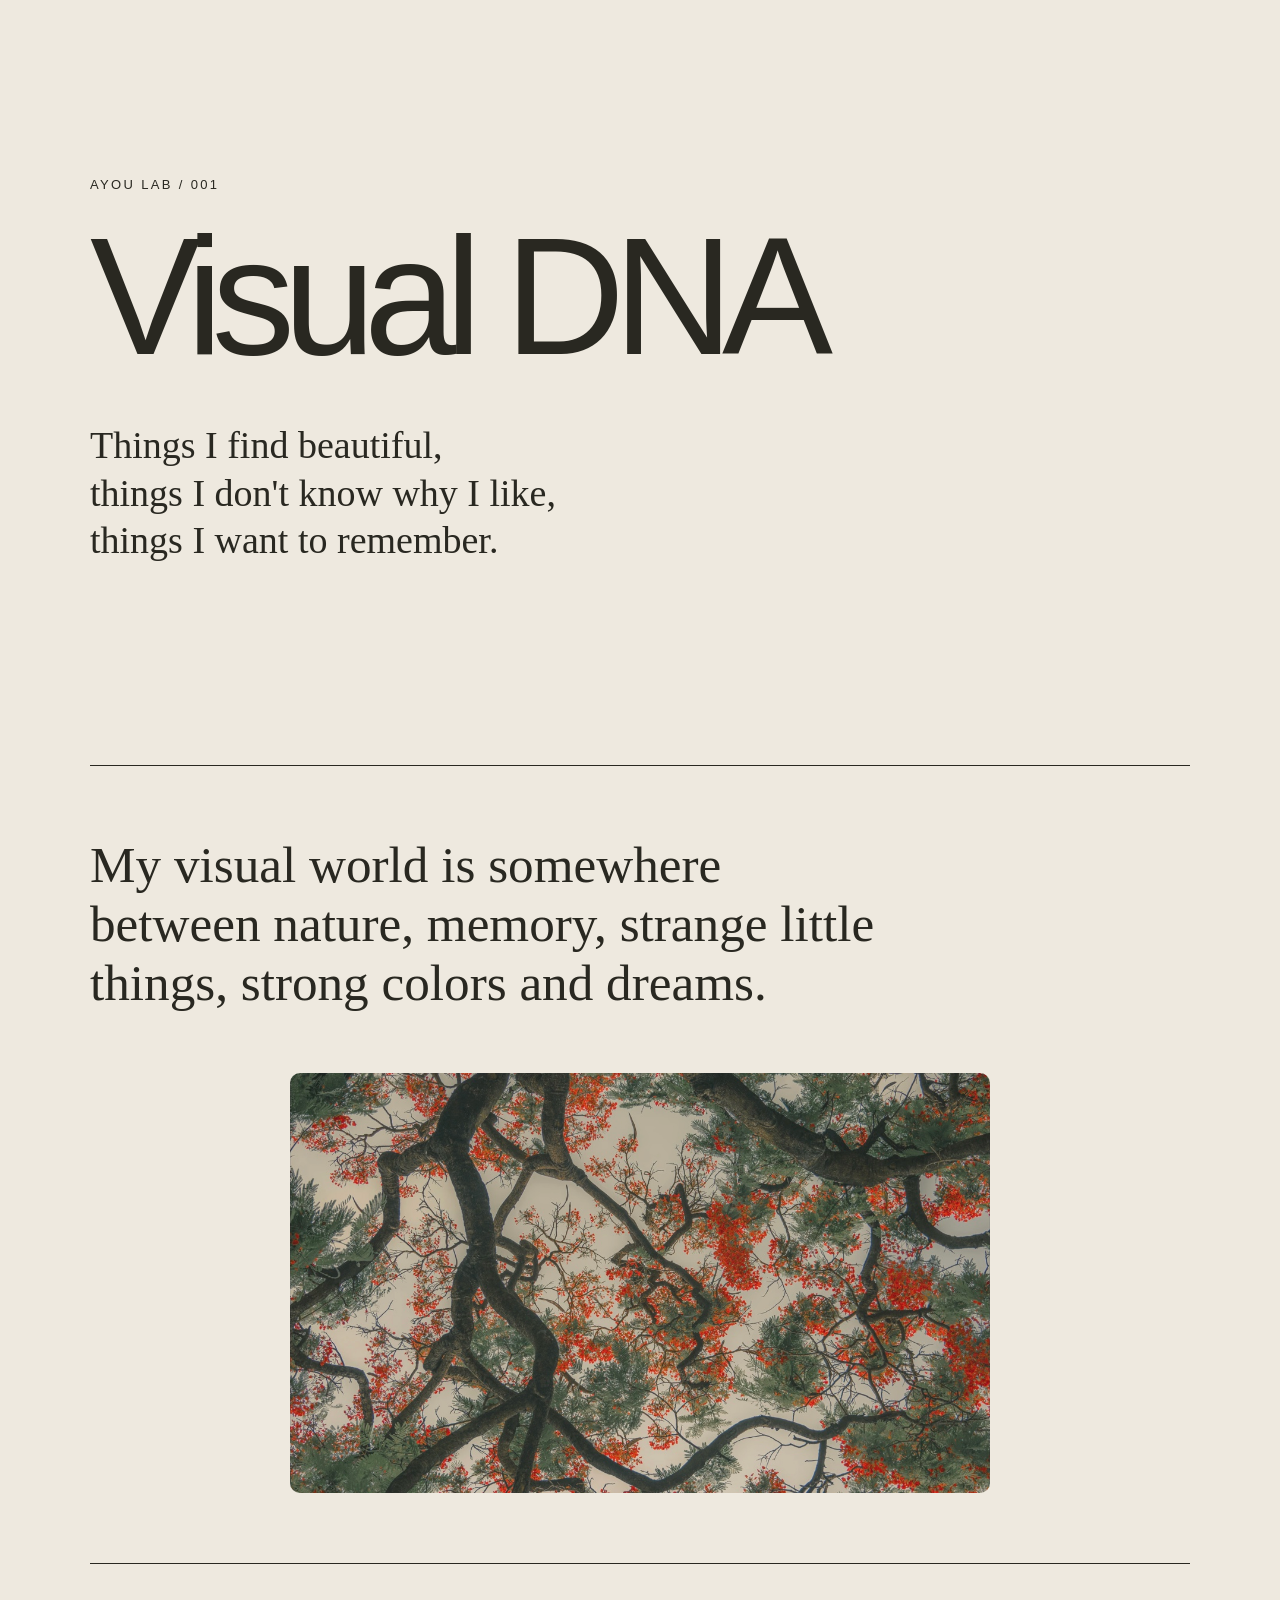
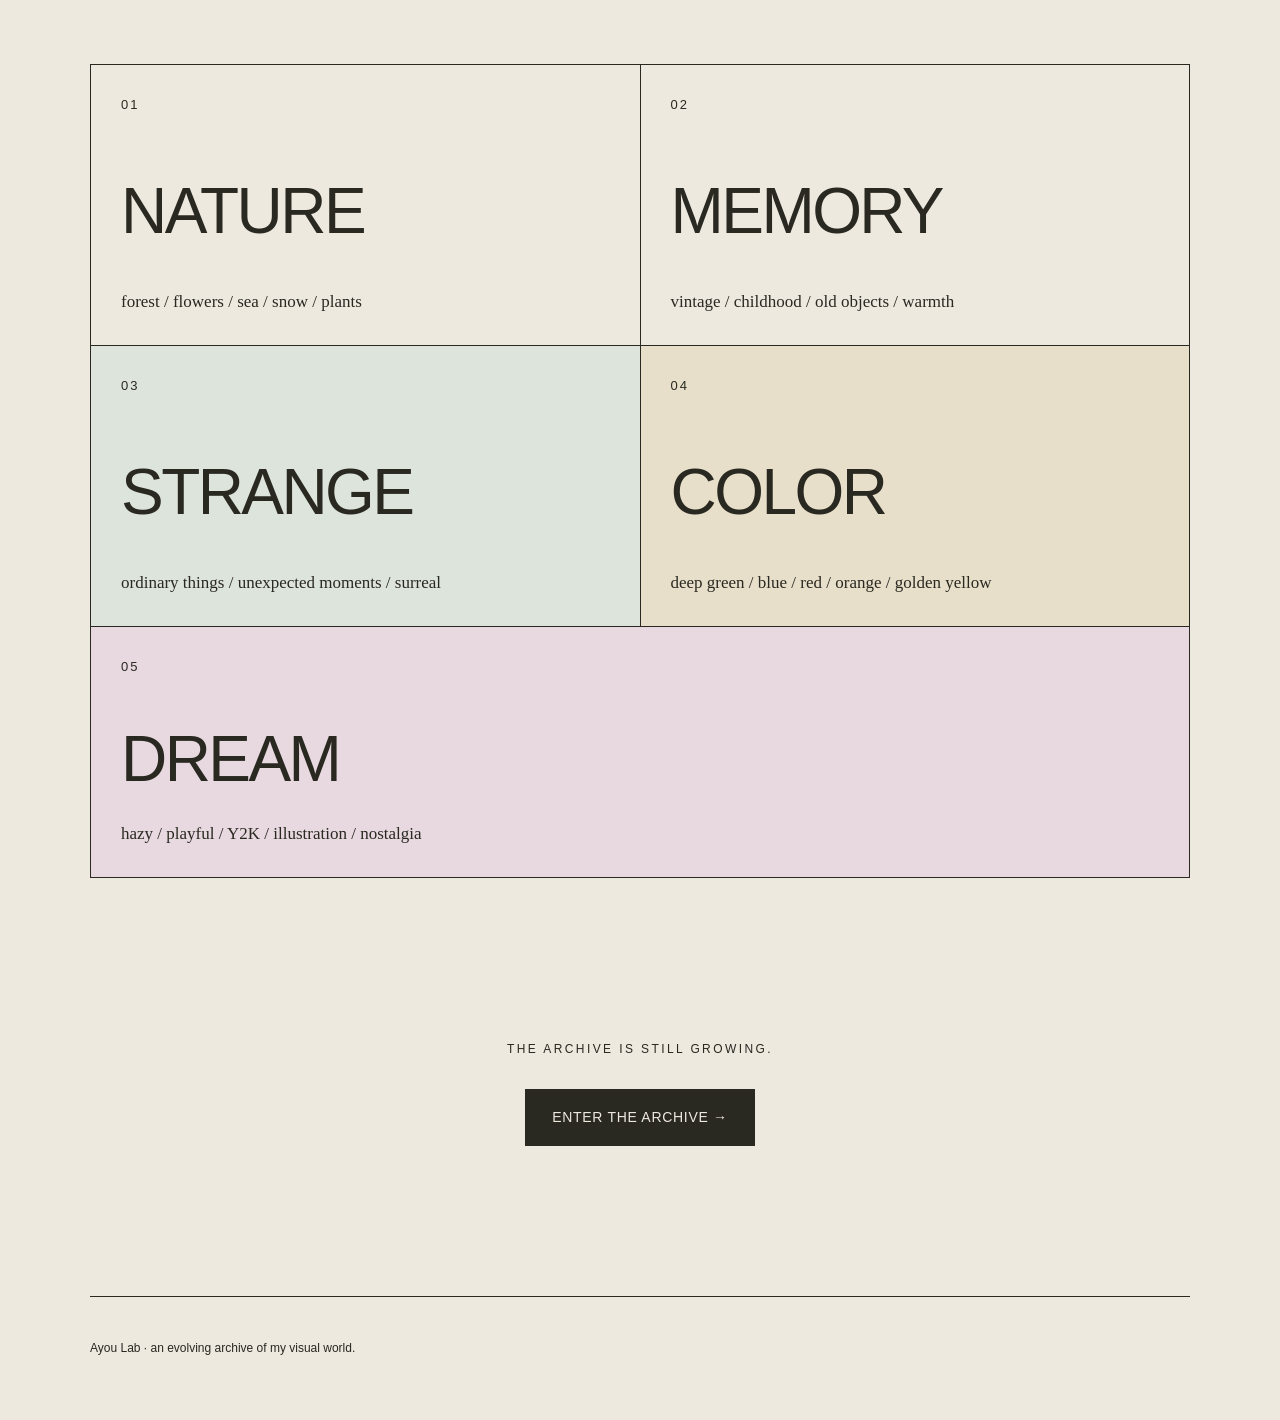
<file: index.html>
<!DOCTYPE html>
<html lang="zh-CN">
<head>
    <meta charset="UTF-8">
    <meta name="viewport" content="width=device-width, initial-scale=1.0">
    <title>Ayou Lab — Visual DNA</title>
    <link rel="stylesheet" href="style.css">
</head>

<body>

    <header class="hero">
        <p class="eyebrow">AYOU LAB / 001</p>

        <h1>Visual DNA</h1>

        <p class="intro">
            Things I find beautiful,<br>
            things I don't know why I like,<br>
            things I want to remember.
        </p>
    </header>

    <main>

        <section class="statement">
            <p>
                My visual world is somewhere between
                nature, memory, strange little things,
                strong colors and dreams.
            </p>

            <img src="images/red-tree.PNG" alt="Ayou Lab visual archive">
        </section>

        <section class="dna">

            <div class="dna-item">
                <span>01</span>
                <h2>NATURE</h2>
                <p>forest / flowers / sea / snow / plants</p>
            </div>

            <div class="dna-item">
                <span>02</span>
                <h2>MEMORY</h2>
                <p>vintage / childhood / old objects / warmth</p>
            </div>

            <div class="dna-item">
                <span>03</span>
                <h2>STRANGE</h2>
                <p>ordinary things / unexpected moments / surreal</p>
            </div>

            <div class="dna-item">
                <span>04</span>
                <h2>COLOR</h2>
                <p>deep green / blue / red / orange / golden yellow</p>
            </div>

            <div class="dna-item">
                <span>05</span>
                <h2>DREAM</h2>
                <p>hazy / playful / Y2K / illustration / nostalgia</p>
            </div>

        </section>

        <section class="enter">
            <p>THE ARCHIVE IS STILL GROWING.</p>
            <a class="enter-link" href="archive.html">ENTER THE ARCHIVE →</a>
        </section>

    </main>

    <footer>
        <p>Ayou Lab · an evolving archive of my visual world.</p>
    </footer>

</body>
</html>
</file>
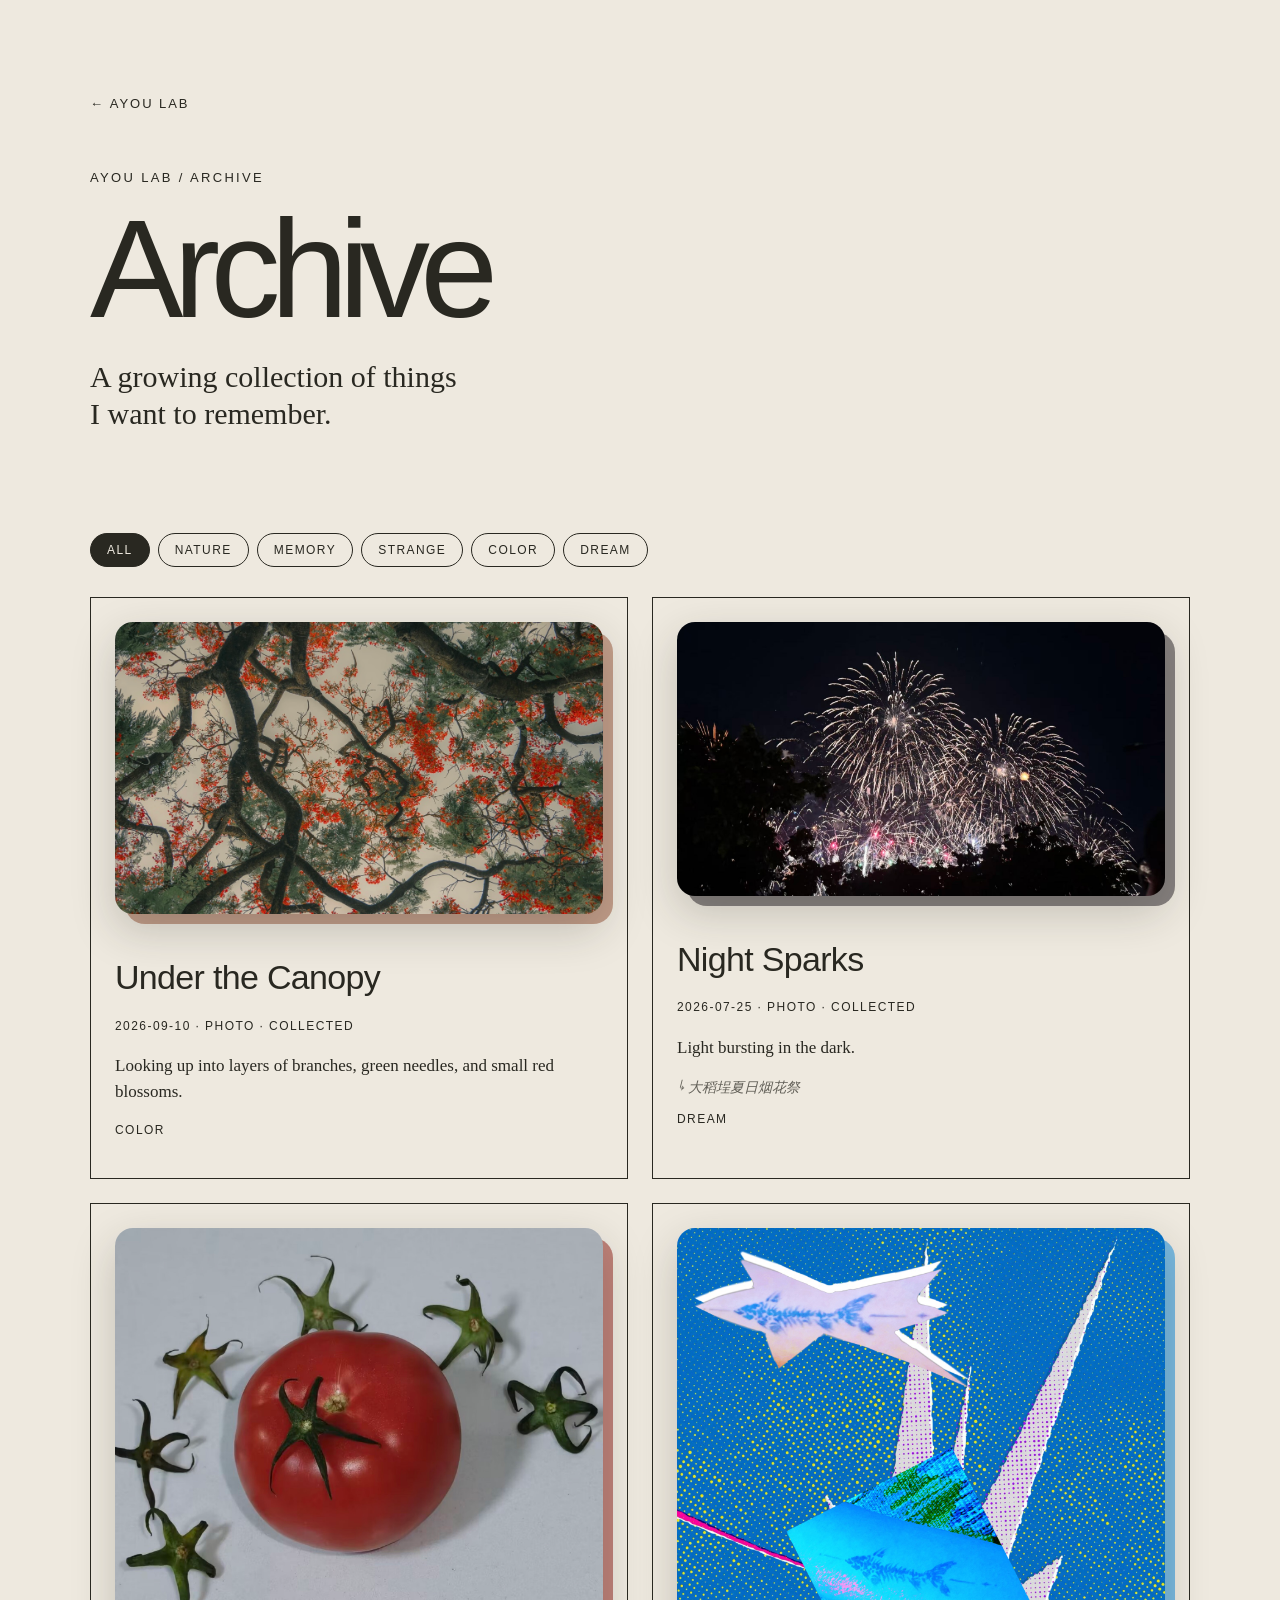
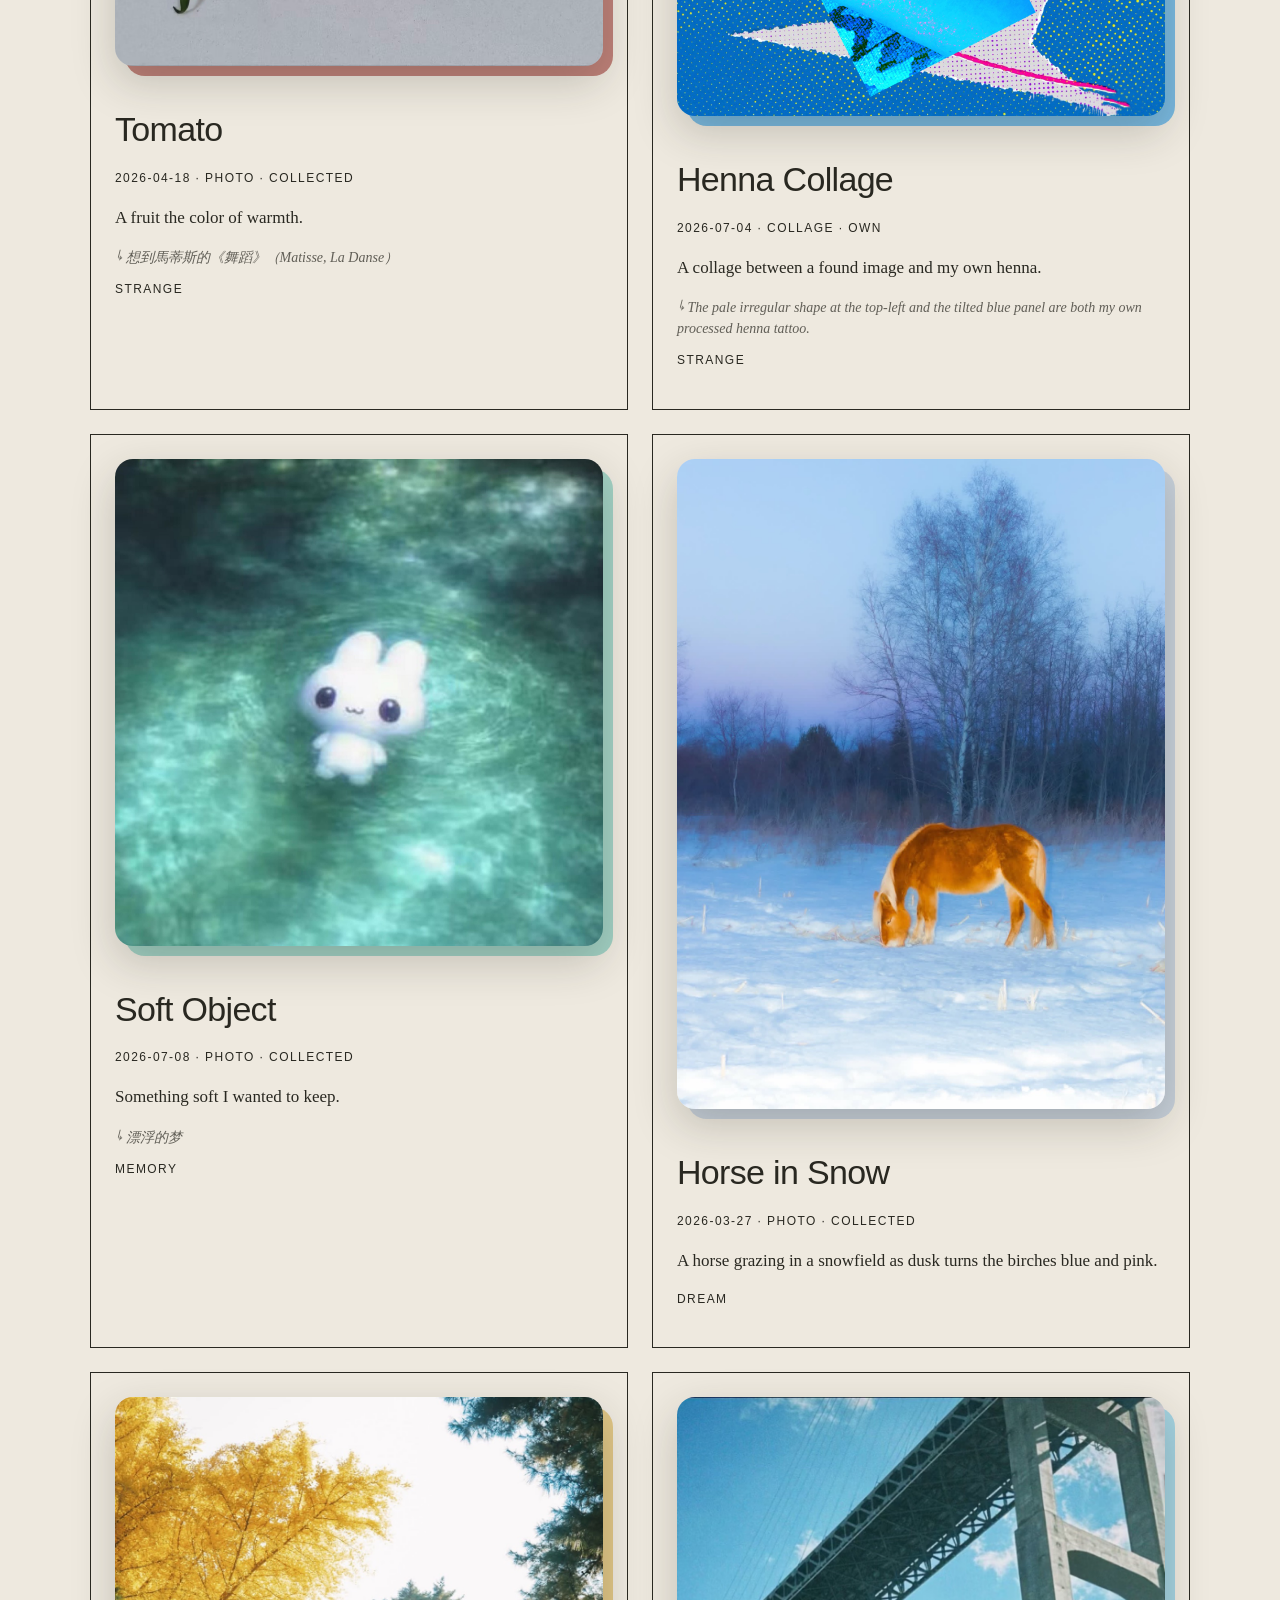
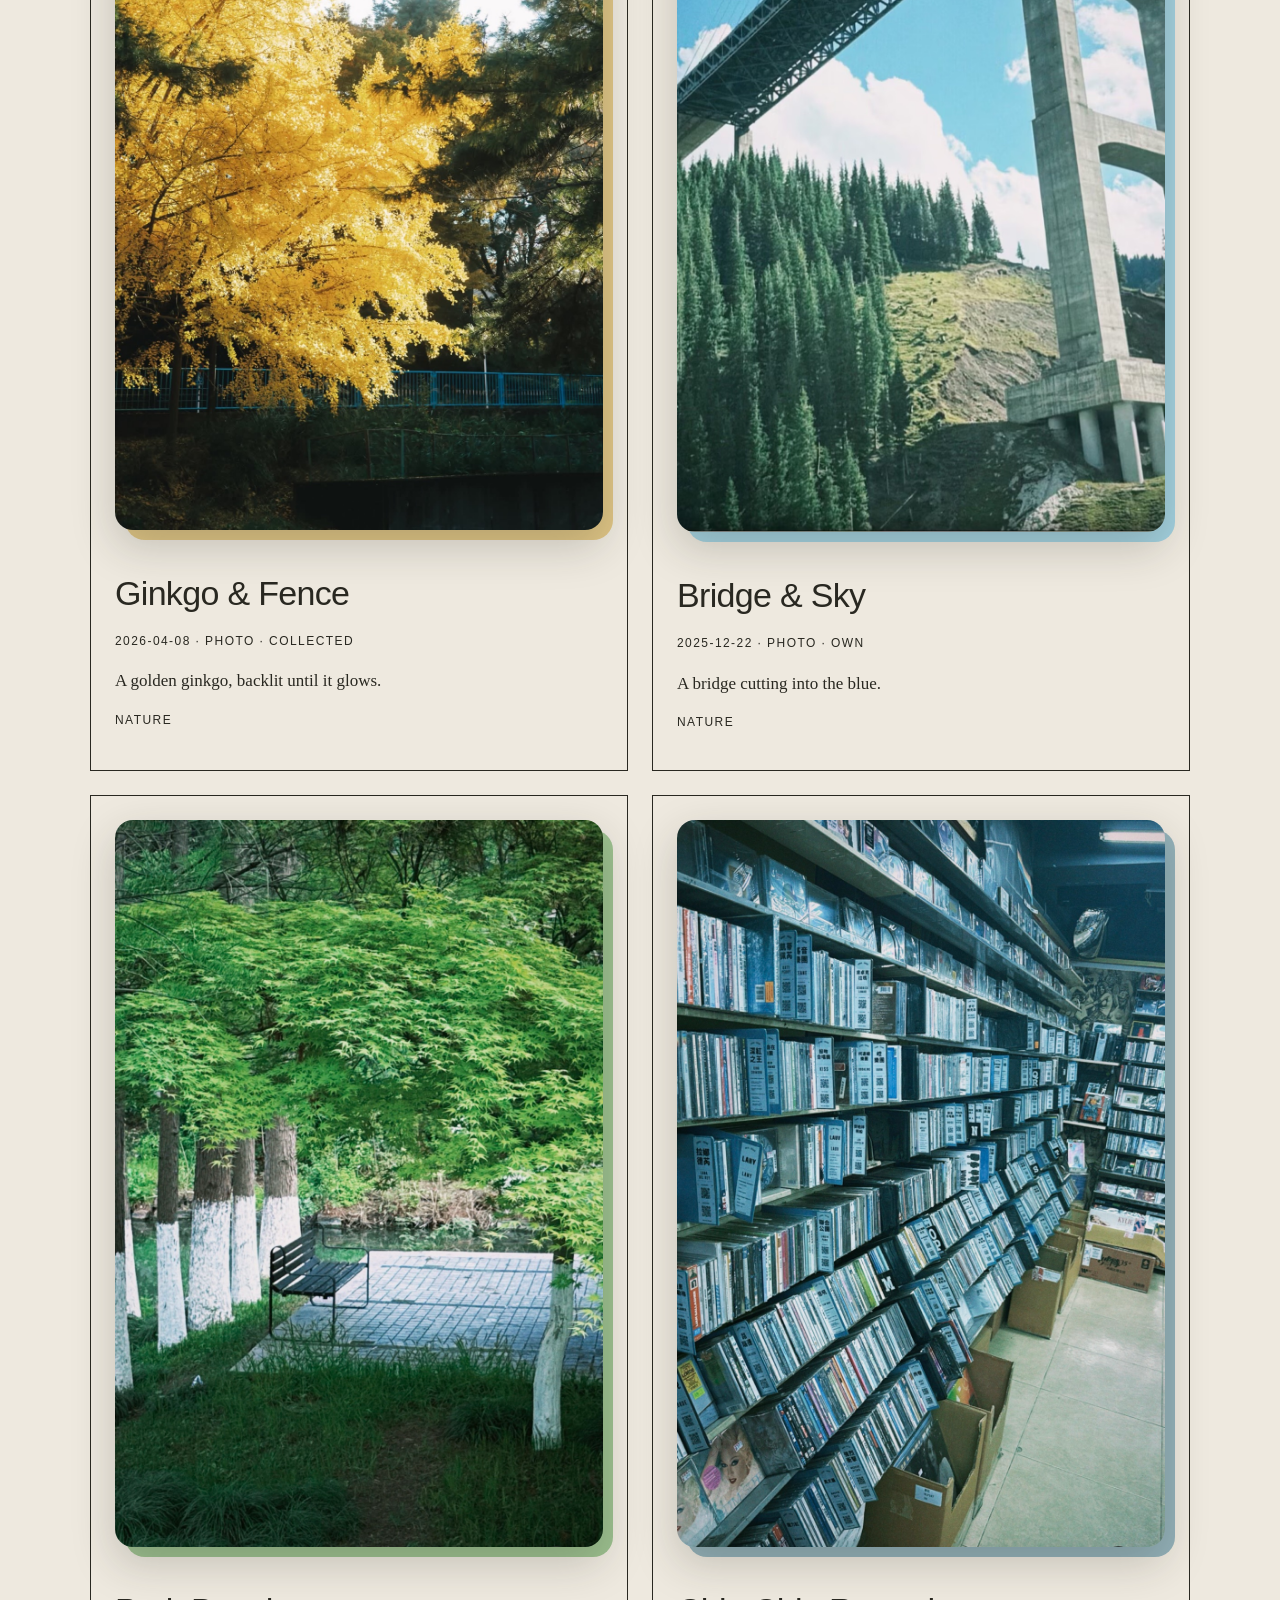
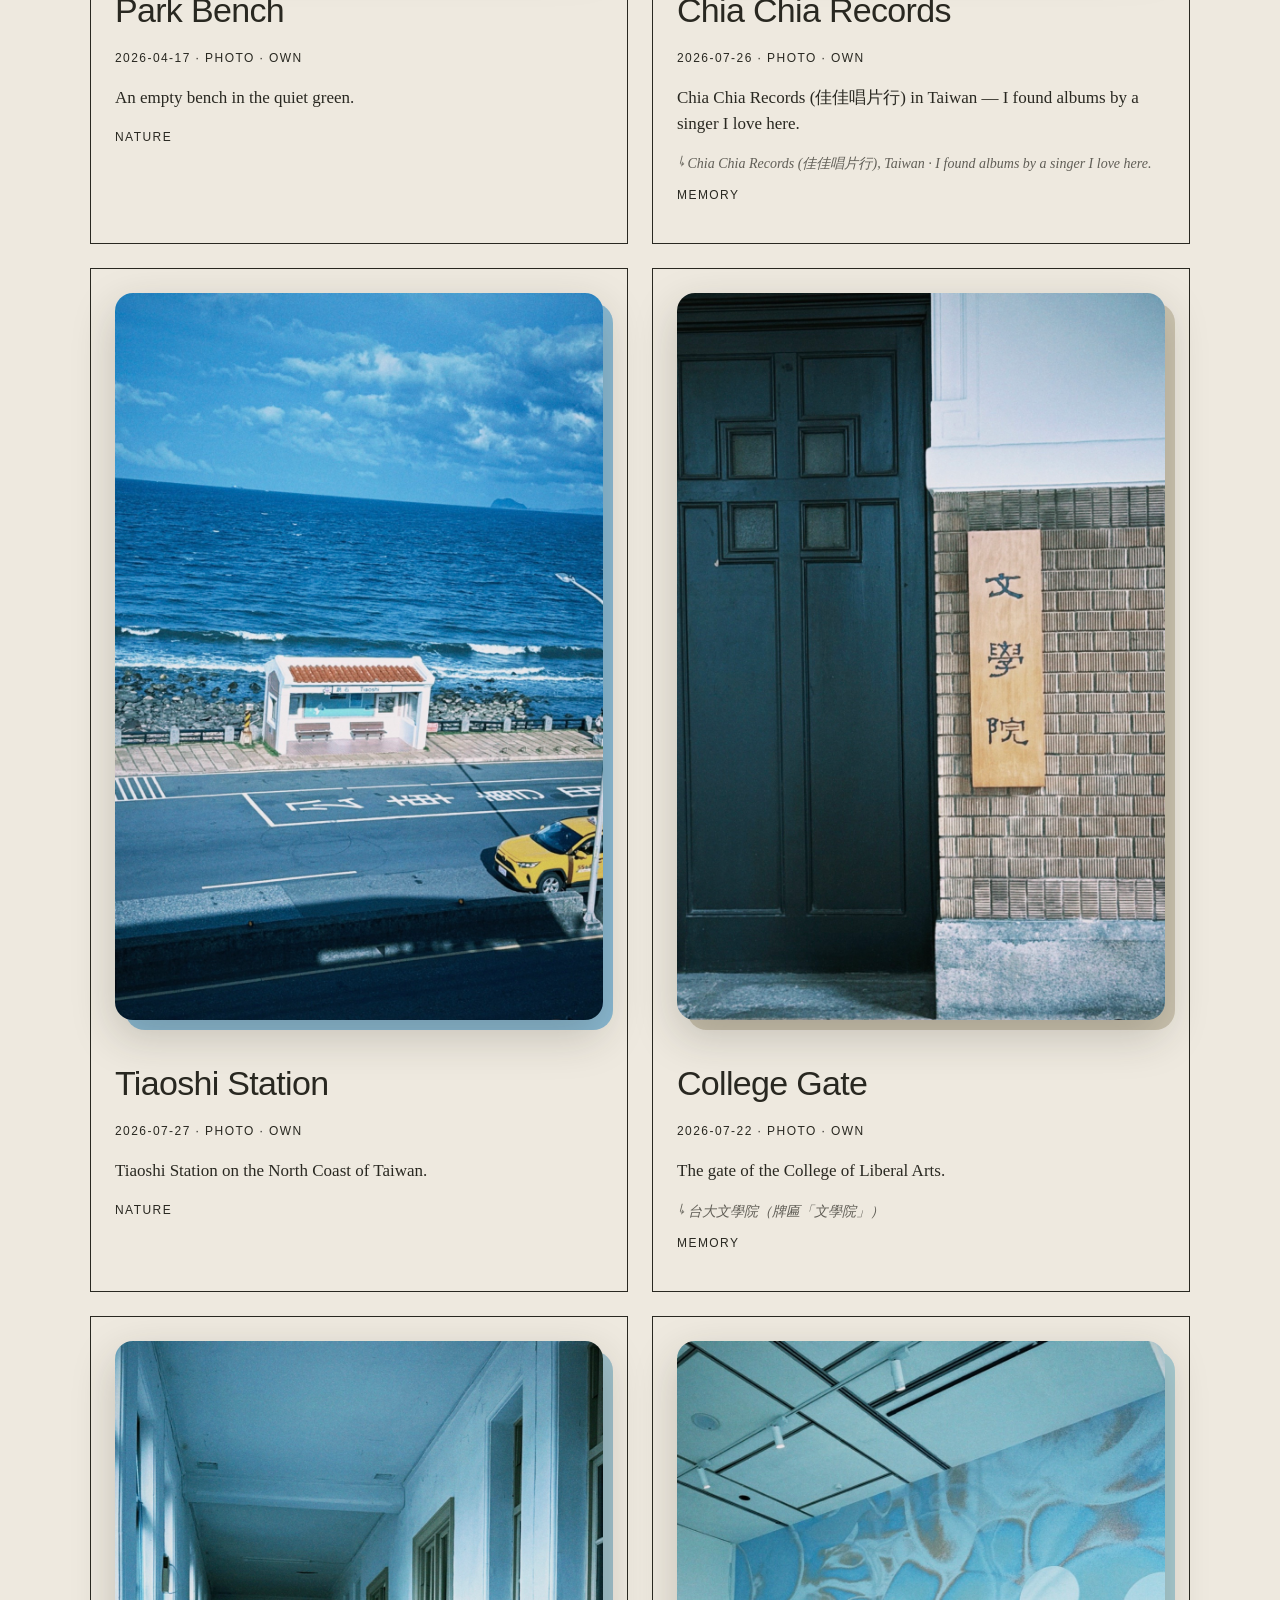
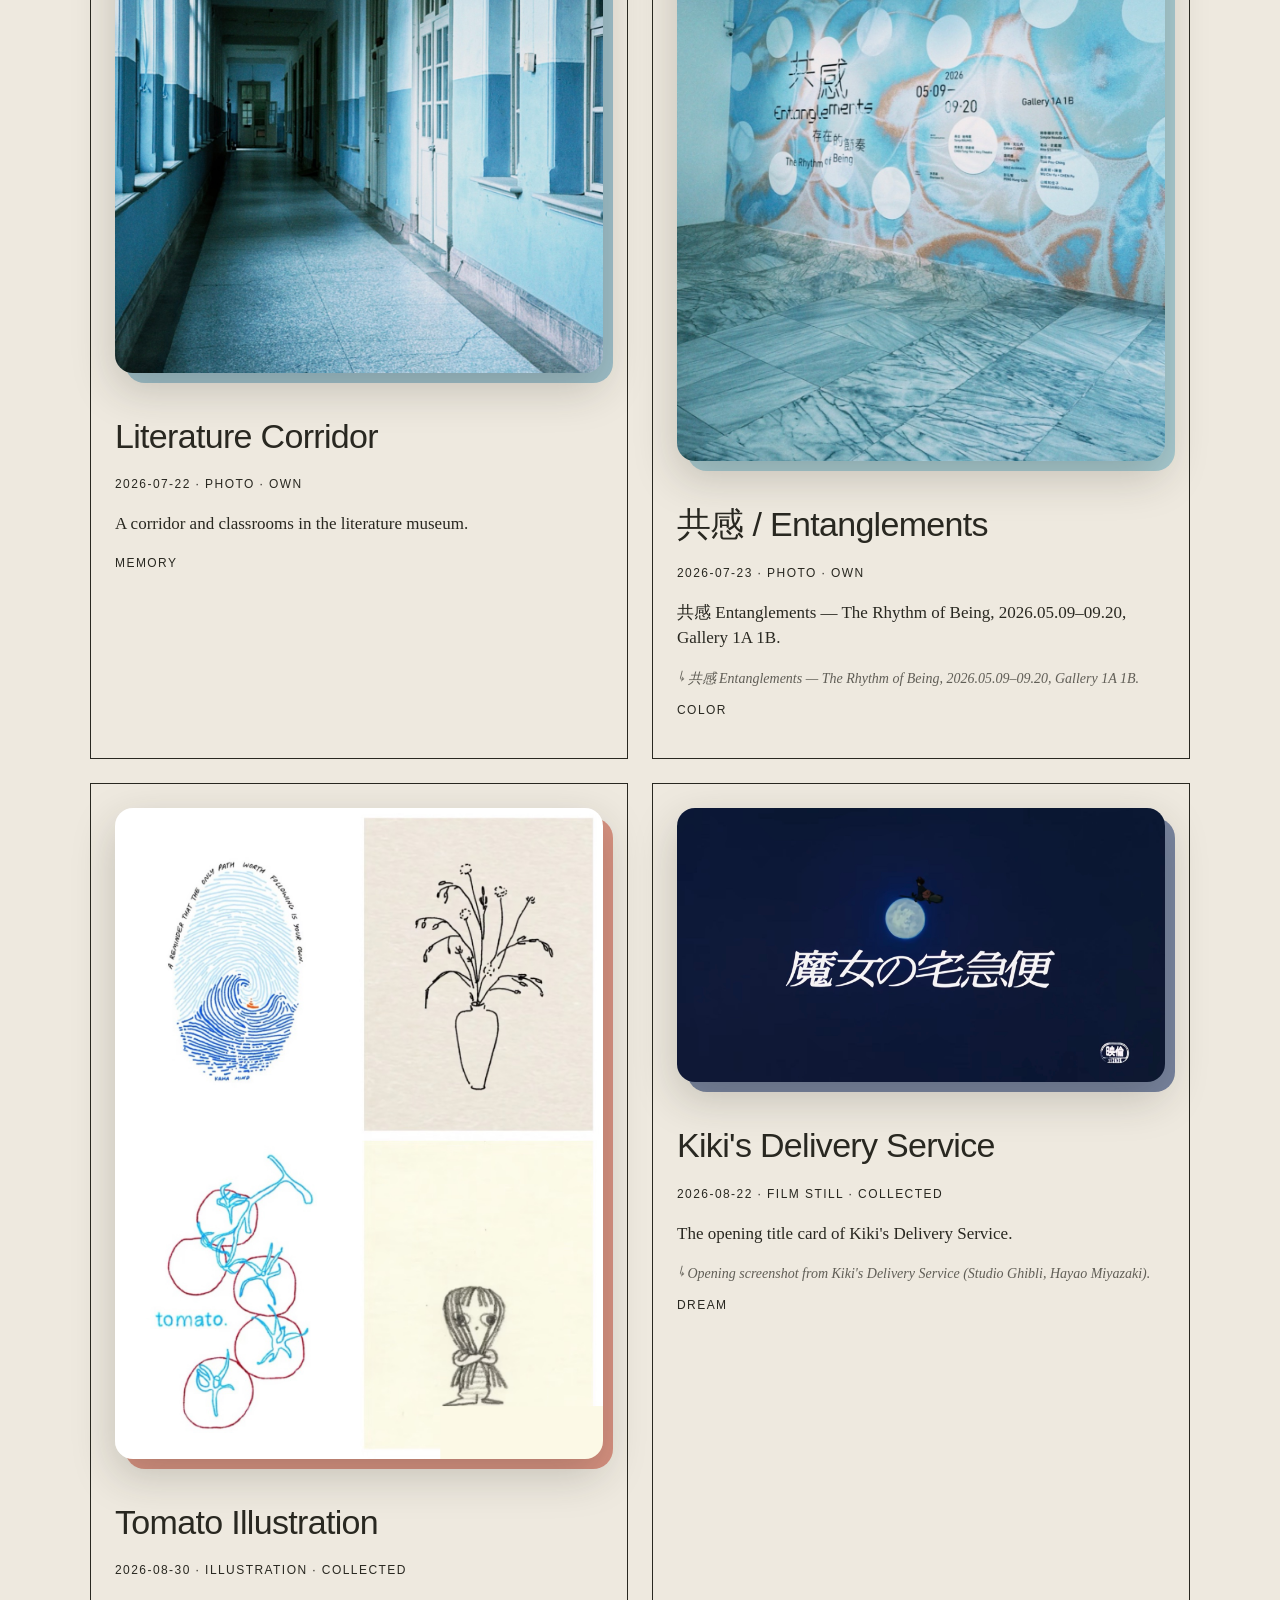
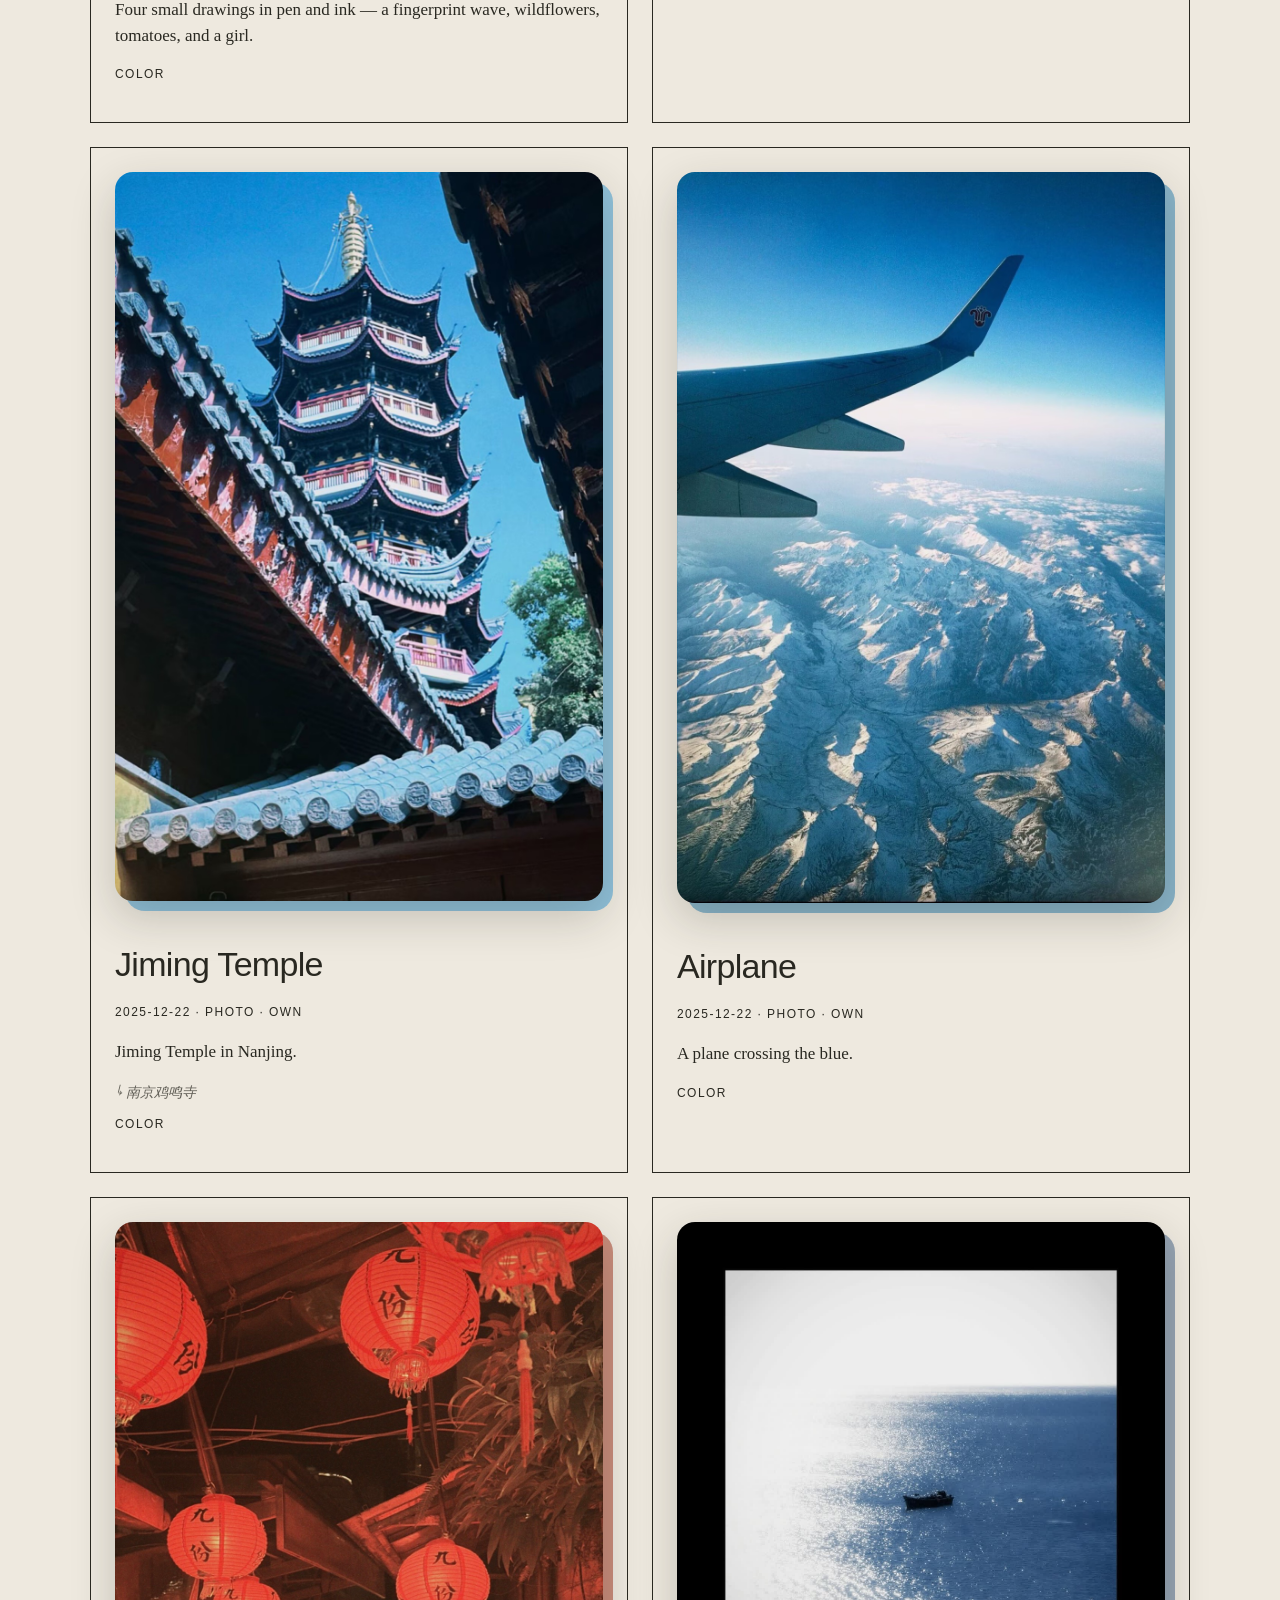
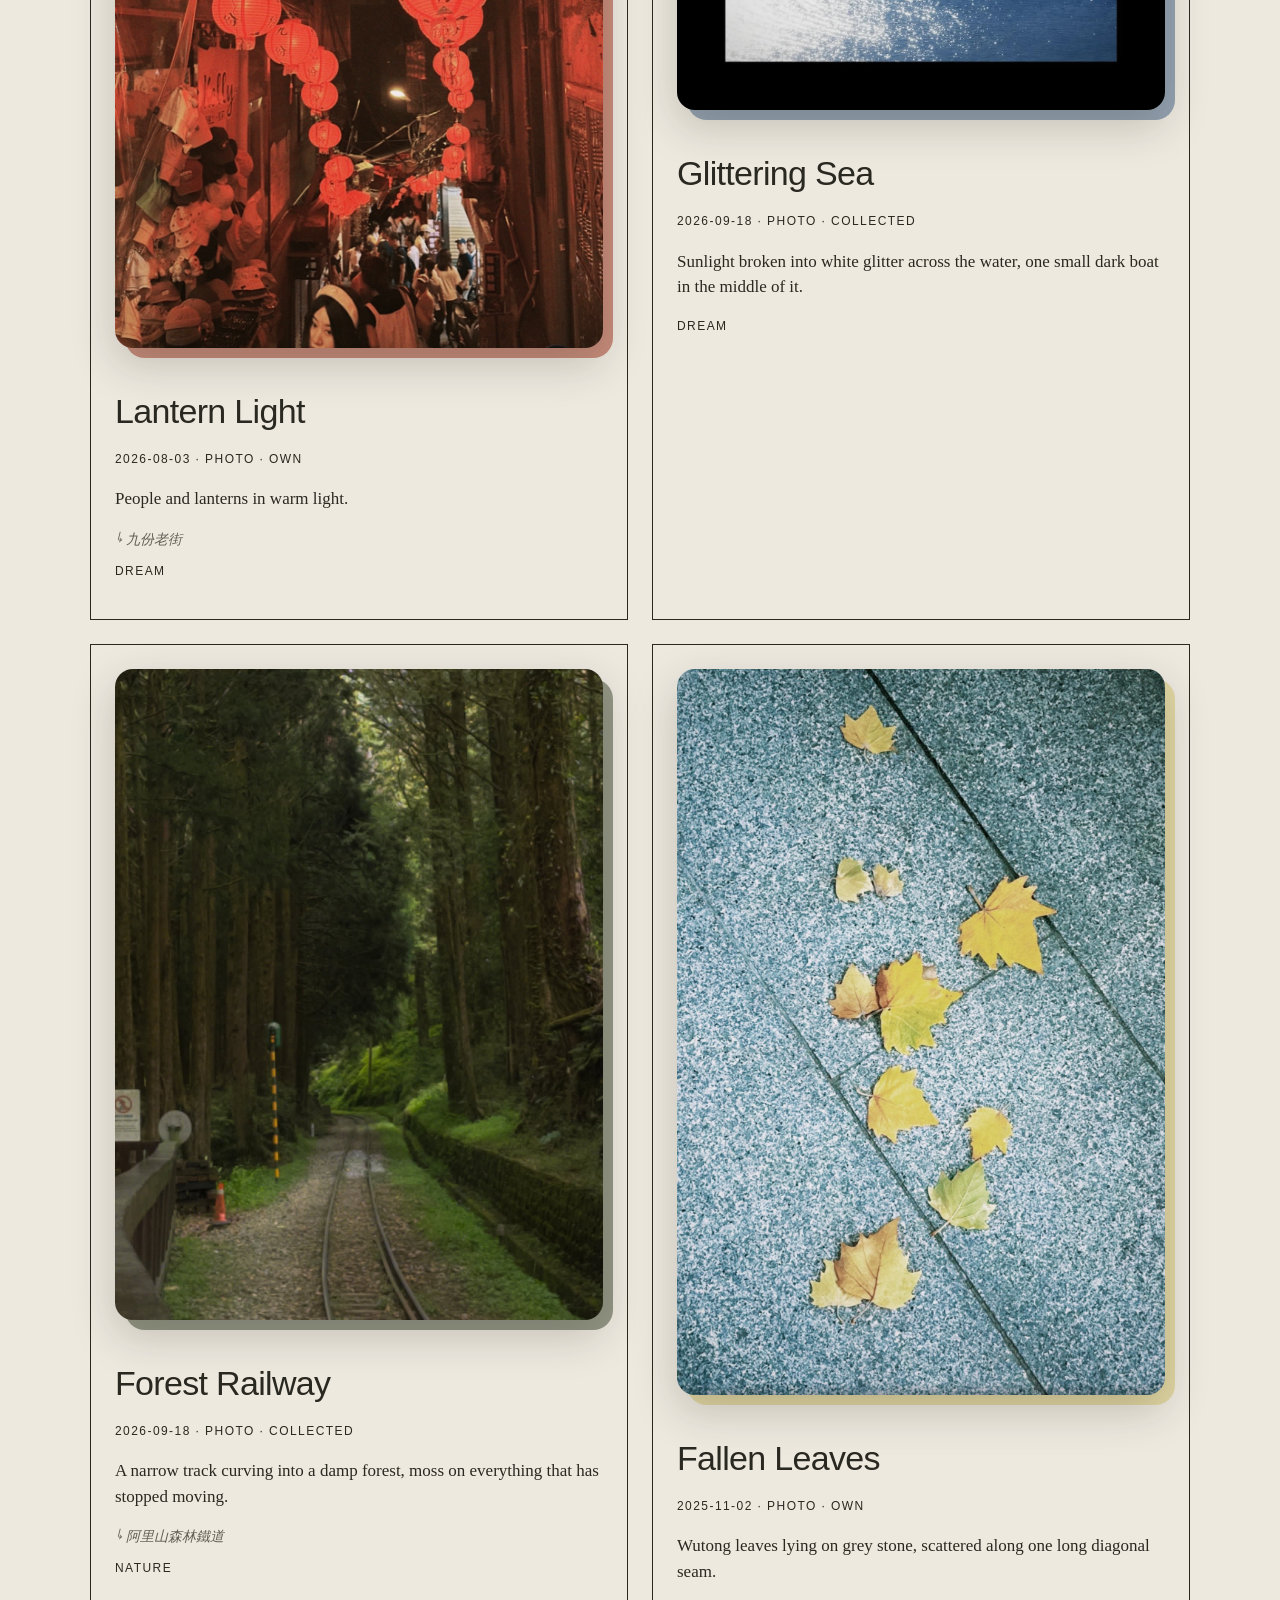
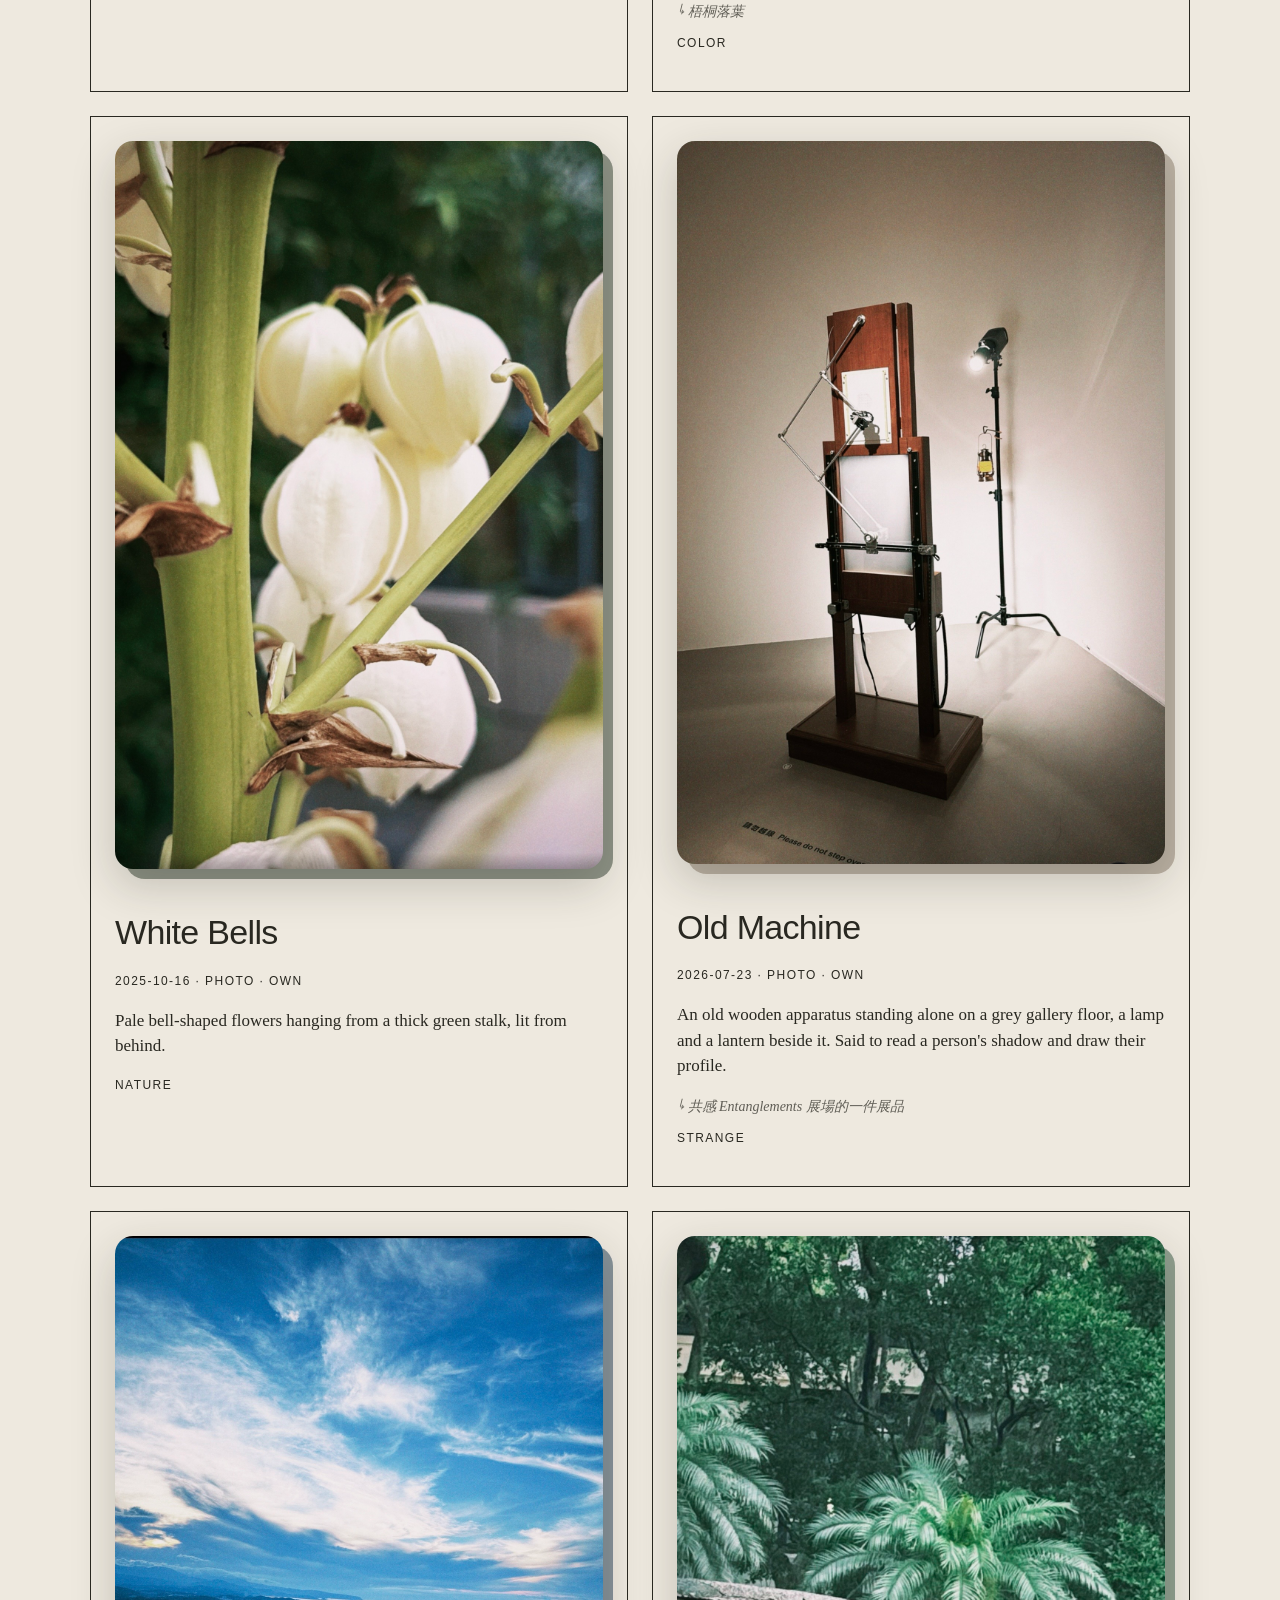
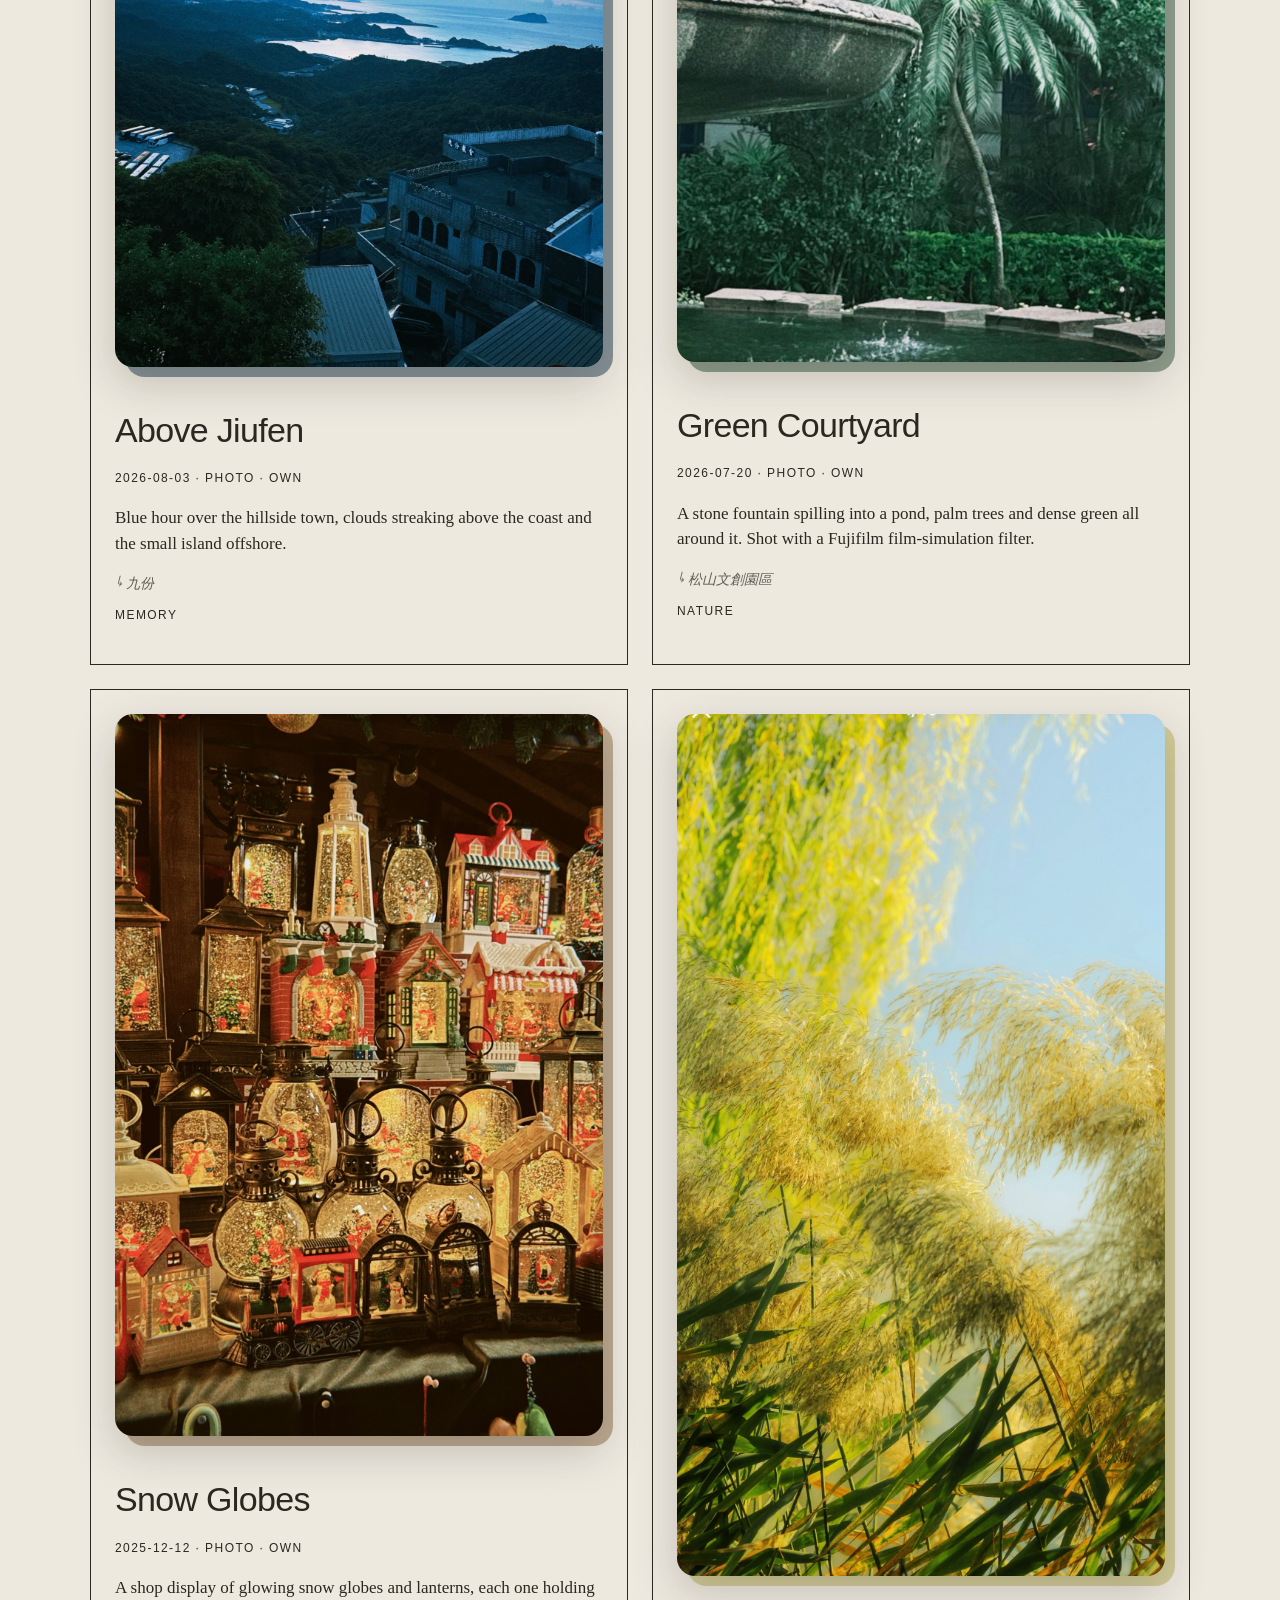
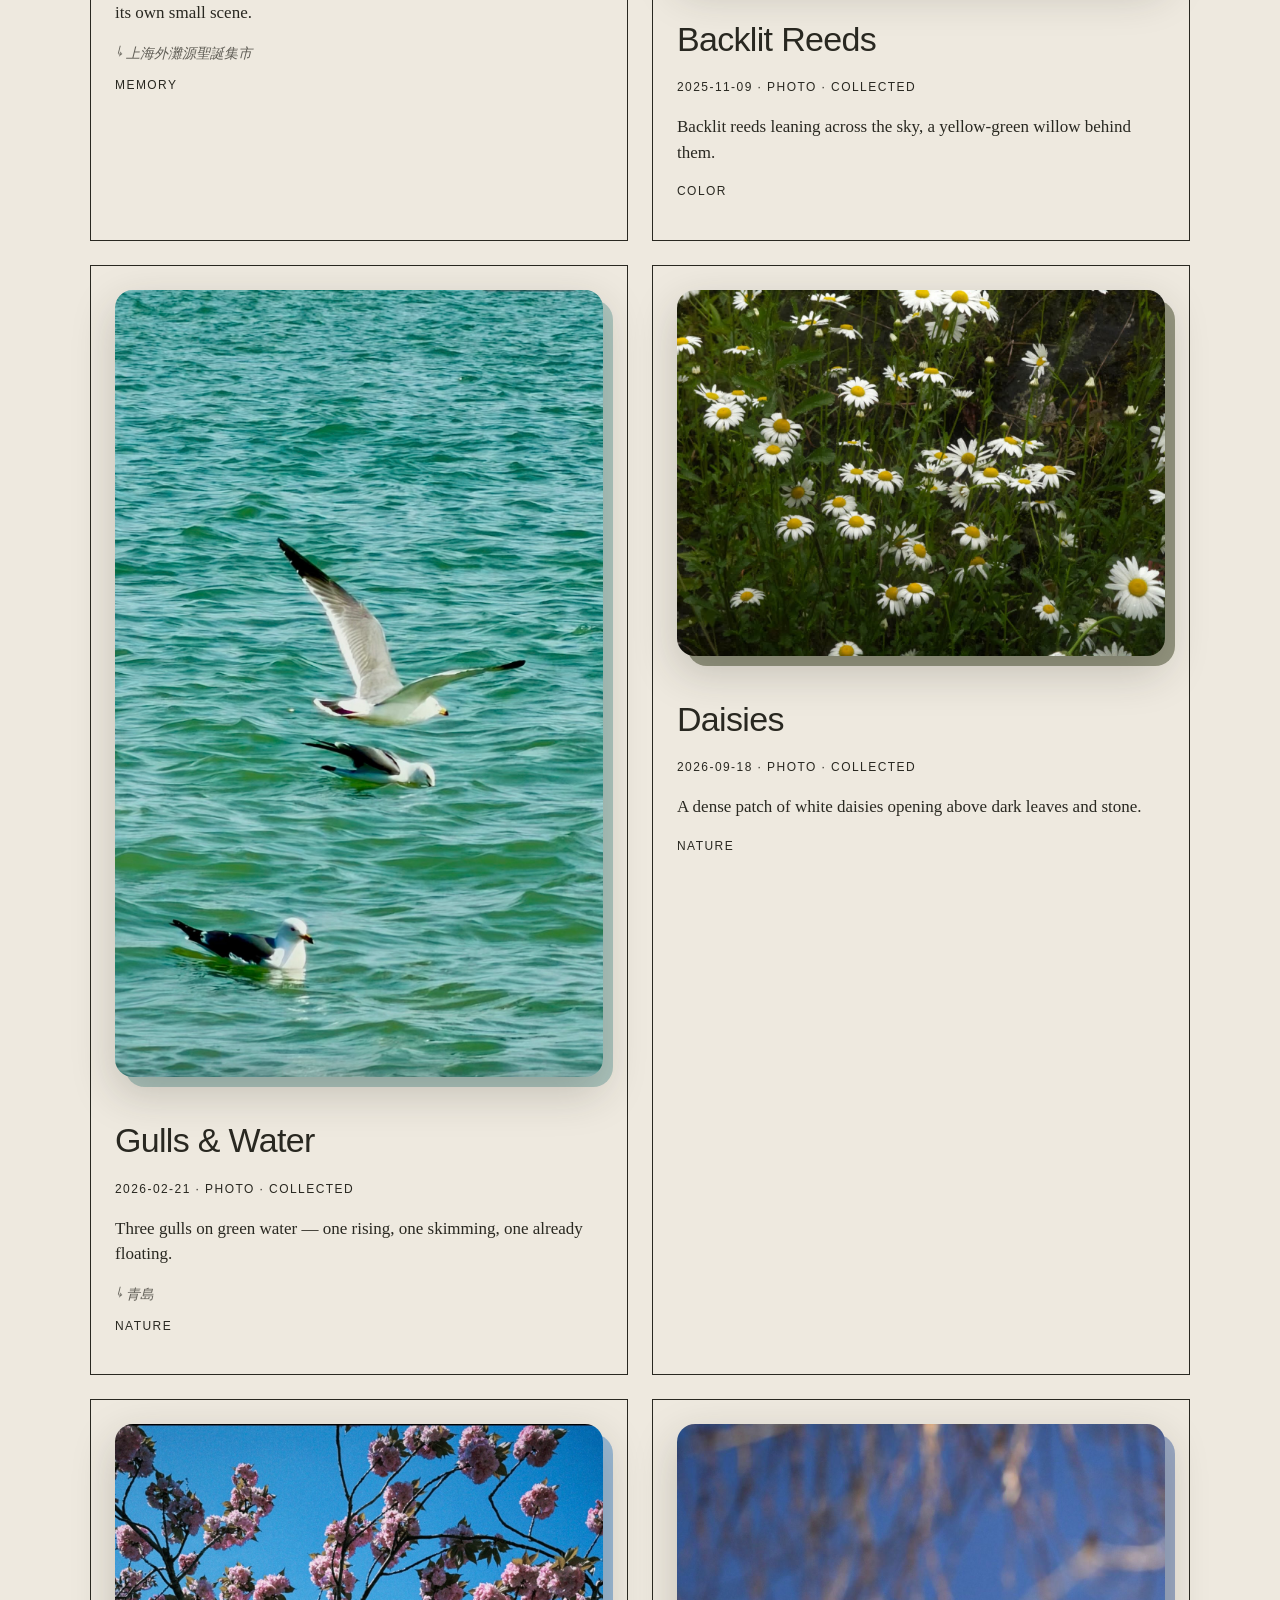
<file: archive.html>
<!DOCTYPE html>
<html lang="zh-CN">
<head>
    <meta charset="UTF-8">
    <meta name="viewport" content="width=device-width, initial-scale=1.0">
    <title>Ayou Lab — Archive</title>
    <link rel="stylesheet" href="style.css">
</head>

<body>

    <header class="archive-header">
        <a class="back-link" href="index.html">← AYOU LAB</a>

        <p class="eyebrow">AYOU LAB / ARCHIVE</p>

        <h1>Archive</h1>

        <p class="intro">
            A growing collection of things<br>
            I want to remember.
        </p>
    </header>

    <main class="archive-main">
        <nav class="filter-bar" aria-label="Visual DNA filters">
            <button class="filter-btn active" data-filter="all">All</button>
            <button class="filter-btn" data-filter="nature">Nature</button>
            <button class="filter-btn" data-filter="memory">Memory</button>
            <button class="filter-btn" data-filter="strange">Strange</button>
            <button class="filter-btn" data-filter="color">Color</button>
            <button class="filter-btn" data-filter="dream">Dream</button>
        </nav>

        <section id="archive-grid" class="archive-grid" aria-live="polite"></section>
        <p id="archive-status" class="archive-status">Loading archive…</p>
    </main>

    <footer>
        <p>Ayou Lab · an evolving archive of my visual world.</p>
    </footer>

    <script src="archive.js"></script>

</body>
</html>
</file>
<file: style.css>
* {
    box-sizing: border-box;
}

body {
    margin: 0;
    padding: 0 7vw;
    background: #eee9df;
    color: #292821;
    font-family: -apple-system, BlinkMacSystemFont, "Helvetica Neue", Arial, sans-serif;
    line-height: 1.6;
}

.hero {
    min-height: 85vh;
    display: flex;
    flex-direction: column;
    justify-content: center;
    max-width: 1100px;
    margin: 0 auto;
}

.eyebrow {
    font-size: 13px;
    letter-spacing: 0.18em;
    margin-bottom: 30px;
}

h1 {
    margin: 0;
    font-size: clamp(70px, 13vw, 180px);
    line-height: 0.85;
    letter-spacing: -0.07em;
    font-weight: 500;
}

.intro {
    margin-top: 55px;
    font-family: Georgia, "Times New Roman", serif;
    font-size: clamp(22px, 3vw, 38px);
    line-height: 1.25;
    max-width: 650px;
}

main {
    max-width: 1100px;
    margin: 0 auto;
}

.statement {
    border-top: 1px solid #292821;
    border-bottom: 1px solid #292821;
    padding: 70px 0;
    margin-bottom: 100px;
}

.statement p {
    max-width: 800px;
    font-family: Georgia, "Times New Roman", serif;
    font-size: clamp(28px, 4vw, 52px);
    line-height: 1.15;
    margin: 0;
}

.dna {
    display: grid;
    grid-template-columns: repeat(2, 1fr);
    gap: 1px;
    background: #292821;
    border: 1px solid #292821;
}

.dna-item {
    background: #eee9df;
    min-height: 280px;
    padding: 30px;
    display: flex;
    flex-direction: column;
    justify-content: space-between;
}

.dna-item:nth-child(3) {
    background: #dce4dc;
}

.dna-item:nth-child(4) {
    background: #e7dfc9;
}

.dna-item:nth-child(5) {
    background: #e7d9df;
    grid-column: span 2;
    min-height: 220px;
}

.dna-item span {
    font-size: 13px;
    letter-spacing: 0.15em;
}

.dna-item h2 {
    font-size: clamp(32px, 5vw, 65px);
    font-weight: 500;
    letter-spacing: -0.04em;
    margin: 30px 0 10px;
}

.dna-item p {
    margin: 0;
    font-family: Georgia, "Times New Roman", serif;
    font-size: 17px;
}

.enter {
    padding: 150px 0;
    text-align: center;
}

.enter > p:first-child {
    font-size: 12px;
    letter-spacing: 0.2em;
    margin-bottom: 30px;
}

.enter-link {
    display: inline-block;
    padding: 16px 26px;
    border: 1px solid #292821;
    border-radius: 0;
    background: #292821;
    color: #eee9df;
    font-size: 14px;
    letter-spacing: 0.05em;
    text-decoration: none;
    cursor: pointer;
}

.enter-link:hover {
    transform: translateY(-2px);
}

footer {
    max-width: 1100px;
    margin: 0 auto;
    padding: 30px 0 50px;
    border-top: 1px solid #292821;
    font-size: 12px;
}
.statement img {
    display: block;
    width: 70%;
    max-width: 700px;
    margin: 60px auto 0;
    opacity: 0.92;
    border-radius: 10px;
}
@media (max-width: 700px) {

    body {
        padding: 0 24px;
    }

    .hero {
        min-height: 75vh;
    }

    .dna {
        grid-template-columns: 1fr;
    }

    .dna-item:nth-child(5) {
        grid-column: span 1;
    }

}

.archive-header {
    max-width: 1100px;
    margin: 0 auto;
    padding: 90px 0 40px;
}

.back-link {
    display: inline-block;
    margin-bottom: 40px;
    color: #292821;
    text-decoration: none;
    font-size: 13px;
    letter-spacing: 0.15em;
}

.archive-header .eyebrow {
    margin-bottom: 20px;
}

.archive-header h1 {
    font-size: clamp(60px, 11vw, 140px);
}

.archive-header .intro {
    margin-top: 30px;
    font-size: clamp(20px, 3vw, 30px);
}

.archive-main {
    max-width: 1100px;
    margin: 0 auto;
    padding: 30px 0 90px;
}

.filter-bar {
    display: flex;
    flex-wrap: wrap;
    gap: 8px;
    margin-bottom: 30px;
}

.filter-btn {
    padding: 9px 16px;
    border: 1px solid #292821;
    border-radius: 999px;
    background: transparent;
    color: #292821;
    font-size: 12px;
    letter-spacing: 0.12em;
    text-transform: uppercase;
    cursor: pointer;
    transition: background 0.25s ease, color 0.25s ease;
}

.filter-btn:hover {
    background: rgba(41, 40, 33, 0.08);
}

.filter-btn.active {
    background: #292821;
    color: #eee9df;
}

.archive-grid {
    display: grid;
    grid-template-columns: repeat(2, 1fr);
    gap: 24px;
}

.entry-card {
    --accent: #b8543d;
    background: #eee9df;
    border: 1px solid #292821;
    transition: transform 0.35s ease, box-shadow 0.35s ease;
}

.entry-card.is-hidden {
    display: none;
}

.entry-card:hover {
    transform: translateY(-6px);
    box-shadow: 0 22px 48px rgba(41, 40, 33, 0.18);
}

.entry-card-media {
    position: relative;
    z-index: 0;
    margin: 24px 24px 18px;
}

.entry-card-media::before {
    content: "";
    position: absolute;
    top: 10px;
    left: 10px;
    right: -10px;
    bottom: -10px;
    background: var(--accent);
    opacity: 0.5;
    z-index: -1;
    border-radius: 20px;
    transition: transform 0.35s ease;
}

.entry-card:hover .entry-card-media::before {
    transform: translate(4px, 4px);
}

.entry-card img {
    display: block;
    width: 100%;
    height: auto;
    border-radius: 18px;
    box-shadow: 0 16px 44px rgba(41, 40, 33, 0.22);
    transition: transform 0.5s ease;
}

.entry-card:hover img {
    transform: scale(1.03);
}

.entry-card-body {
    padding: 18px 24px 26px;
}

.entry-card h2 {
    margin: 0 0 12px;
    font-size: clamp(24px, 3vw, 34px);
    font-weight: 500;
    letter-spacing: -0.02em;
}

.entry-meta,
.entry-tags {
    font-size: 12px;
    letter-spacing: 0.12em;
    text-transform: uppercase;
}

.entry-note {
    font-family: Georgia, "Times New Roman", serif;
    font-size: 17px;
    line-height: 1.5;
}

.entry-echo {
    margin: 12px 0 0;
    font-family: Georgia, "Times New Roman", serif;
    font-style: italic;
    font-size: 14px;
    line-height: 1.5;
    color: rgba(41, 40, 33, 0.72);
}

.entry-source {
    display: inline-block;
    margin-top: 12px;
    color: rgba(41, 40, 33, 0.72);
    font-size: 12px;
    letter-spacing: 0.08em;
    text-decoration-color: rgba(41, 40, 33, 0.28);
    text-underline-offset: 0.2em;
}

.archive-status {
    font-family: Georgia, "Times New Roman", serif;
    font-size: 18px;
}

@media (max-width: 700px) {
    .archive-grid {
        grid-template-columns: 1fr;
    }
}
</file>
